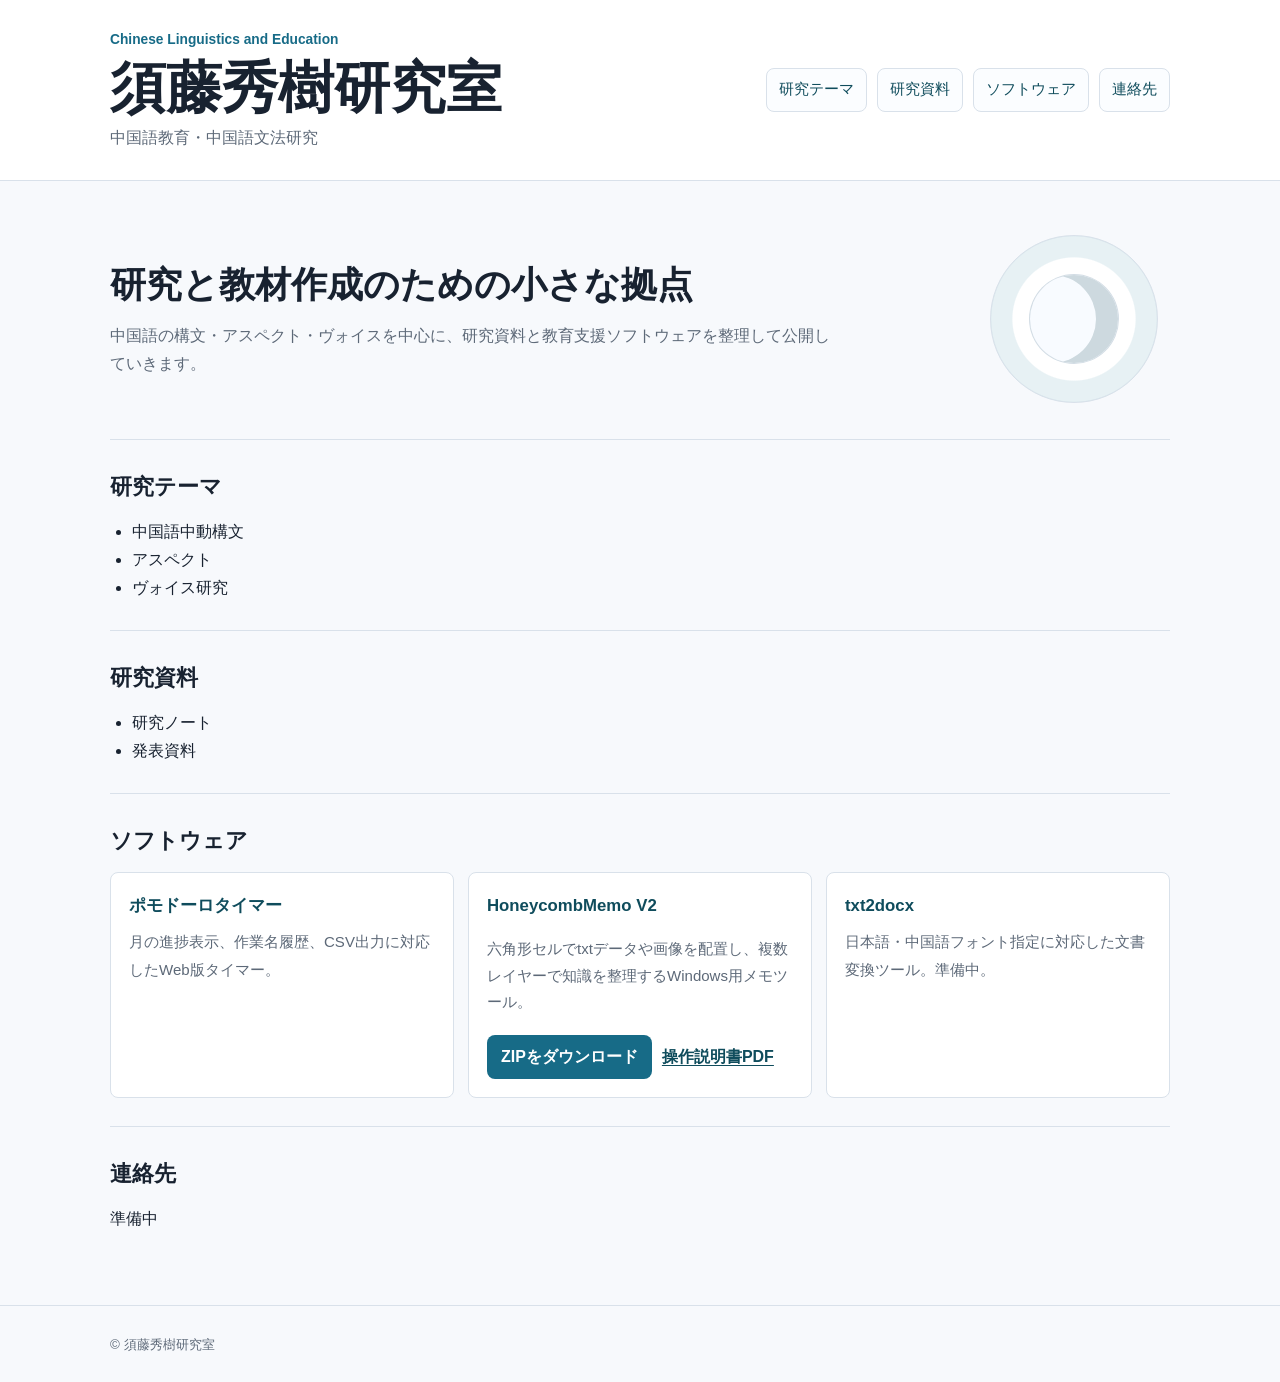
<file: index.html>
<!DOCTYPE html>
<html lang="ja">
<head>
  <meta charset="UTF-8">
  <meta name="viewport" content="width=device-width, initial-scale=1.0">
  <title>須藤秀樹研究室</title>
  <link rel="stylesheet" href="style.css">
</head>
<body>
  <header class="site-header">
    <div class="wrap header-inner">
      <div>
        <p class="eyebrow">Chinese Linguistics and Education</p>
        <h1>須藤秀樹研究室</h1>
        <p class="lead">中国語教育・中国語文法研究</p>
      </div>
      <nav class="site-nav" aria-label="主要メニュー">
        <a href="#research">研究テーマ</a>
        <a href="#materials">研究資料</a>
        <a href="#software">ソフトウェア</a>
        <a href="#contact">連絡先</a>
      </nav>
    </div>
  </header>

  <main>
    <section class="intro wrap" aria-label="概要">
      <div class="intro-text">
        <h2>研究と教材作成のための小さな拠点</h2>
        <p>
          中国語の構文・アスペクト・ヴォイスを中心に、研究資料と教育支援ソフトウェアを整理して公開していきます。
        </p>
      </div>
      <div class="moon-mark" aria-hidden="true">
        <span></span>
      </div>
    </section>

    <section id="research" class="wrap section">
      <h2>研究テーマ</h2>
      <ul class="link-list">
        <li>中国語中動構文</li>
        <li>アスペクト</li>
        <li>ヴォイス研究</li>
      </ul>
    </section>

    <section id="materials" class="wrap section">
      <h2>研究資料</h2>
      <ul class="link-list">
        <li>研究ノート</li>
        <li>発表資料</li>
      </ul>
    </section>

    <section id="software" class="wrap section">
      <h2>ソフトウェア</h2>
      <div class="software-grid">
        <a class="software-card" href="pomodoro/">
          <strong>ポモドーロタイマー</strong>
          <span>月の進捗表示、作業名履歴、CSV出力に対応したWeb版タイマー。</span>
        </a>

        <article class="software-card software-download-card">
          <strong>HoneycombMemo V2</strong>
          <span>六角形セルでtxtデータや画像を配置し、複数レイヤーで知識を整理するWindows用メモツール。</span>
          <div class="download-actions">
            <a class="download-button" href="https://github.com/SudoHideki/SudoHideki.github.io/releases/download/v2.0.0/HoneycombMemo_V2.zip" download>ZIPをダウンロード</a>
            <a class="text-link" href="downloads/HoneycombMemo_V2_操作説明書.pdf" download>操作説明書PDF</a>
          </div>
        </article>

        <article class="software-card">
          <strong>txt2docx</strong>
          <span>日本語・中国語フォント指定に対応した文書変換ツール。準備中。</span>
        </article>
      </div>
    </section>

    <section id="contact" class="wrap section">
      <h2>連絡先</h2>
      <p>準備中</p>
    </section>
  </main>

  <footer class="site-footer">
    <div class="wrap">
      <small>&copy; 須藤秀樹研究室</small>
    </div>
  </footer>
</body>
</html>
</file>
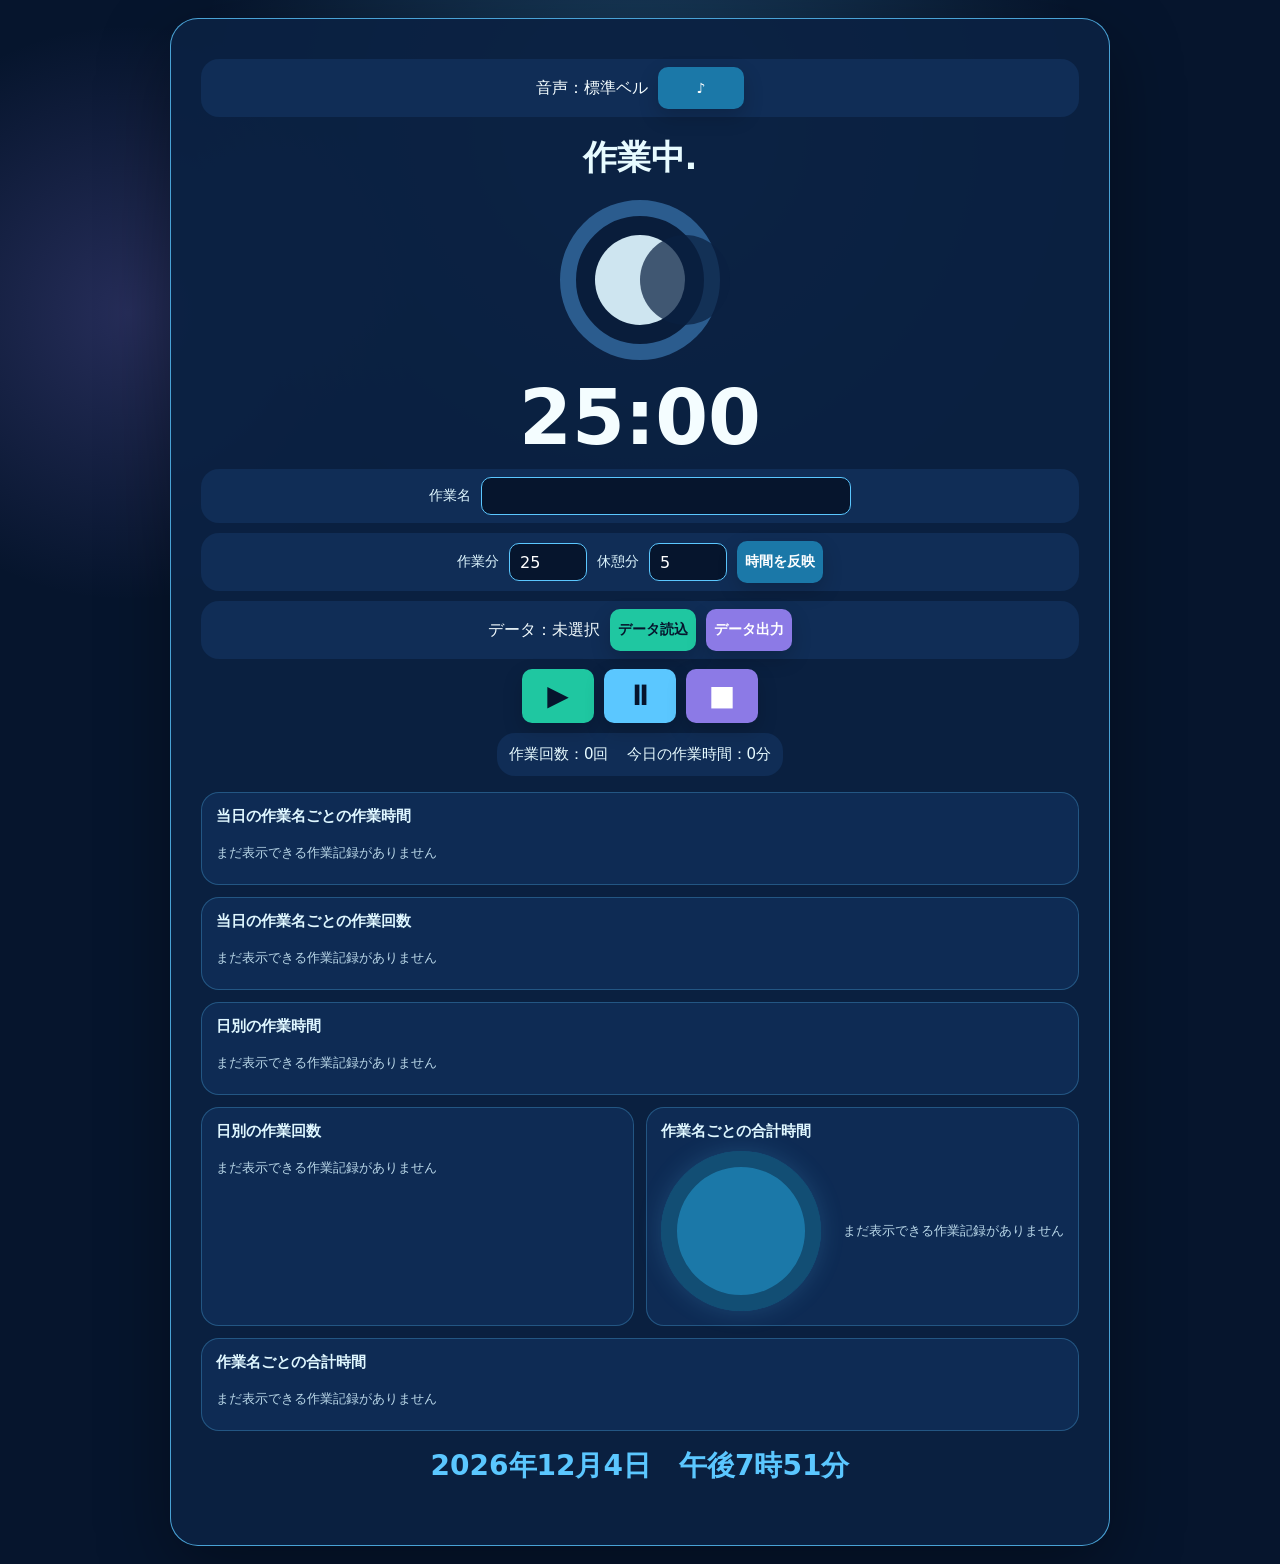
<file: pomodoro/index.html>
<!DOCTYPE html>
<html lang="ja">
<head>
  <meta charset="UTF-8">
  <meta name="viewport" content="width=device-width, initial-scale=1.0">
  <title>ポモドーロタイマー</title>
  <style>
    :root {
      color-scheme: dark;
      --bg: #06152d;
      --panel: #0b2142;
      --panel-2: #102d56;
      --line: #5bc7ff;
      --text: #f4fdff;
      --muted: #b9d7e8;
      --accent: #1fc7a1;
      --blue: #5bc7ff;
      --purple: #8c7ae6;
      --danger: #ff6b8a;
      --shadow: rgba(0, 0, 0, 0.35);
    }

    * {
      box-sizing: border-box;
    }

    body {
      margin: 0;
      min-height: 100vh;
      background:
        radial-gradient(circle at 50% 8%, rgba(91, 199, 255, 0.24), transparent 28rem),
        radial-gradient(circle at 10% 20%, rgba(140, 122, 230, 0.24), transparent 18rem),
        var(--bg);
      color: var(--text);
      font-family: "Meiryo", "Yu Gothic", system-ui, sans-serif;
      display: grid;
      place-items: center;
      padding: 18px;
    }

    .app {
      width: min(940px, 100%);
      background: rgba(11, 33, 66, 0.94);
      border: 1px solid rgba(91, 199, 255, 0.78);
      border-radius: 28px;
      box-shadow: 0 22px 70px var(--shadow);
      padding: clamp(18px, 4vw, 30px);
    }

    .row {
      display: flex;
      justify-content: center;
      align-items: center;
      flex-wrap: wrap;
      gap: 10px;
      margin: 10px 0;
    }

    .panel {
      background: var(--panel-2);
      border-radius: 18px;
      padding: 8px 10px;
    }

    label {
      color: #dff7ff;
      font-size: 14px;
    }

    input,
    select {
      height: 38px;
      border: 1px solid var(--line);
      border-radius: 10px;
      background: #06152d;
      color: #fff;
      font: inherit;
      padding: 0 10px;
    }

    input[type="number"] {
      width: 78px;
    }

    input[list] {
      width: min(370px, 80vw);
    }

    button {
      min-width: 86px;
      height: 42px;
      border: 0;
      border-radius: 10px;
      background: #1b78a8;
      color: #fff;
      font: 700 14px "Meiryo", "Yu Gothic", system-ui, sans-serif;
      cursor: pointer;
      box-shadow: 0 8px 20px rgba(0, 0, 0, 0.18);
    }

    button:hover {
      filter: brightness(1.13);
    }

    .icon-button {
      min-width: 72px;
      height: 54px;
      font-size: 28px;
      line-height: 1;
    }

    .start {
      background: var(--accent);
      color: #06152d;
    }

    .pause {
      background: var(--blue);
      color: #06152d;
    }

    .reset {
      background: var(--purple);
    }

    .export {
      background: var(--purple);
    }

    .mode {
      min-height: 46px;
      margin: 18px 0 4px;
      text-align: center;
      font-size: clamp(26px, 6vw, 34px);
      font-weight: 700;
    }

    .moon-wrap {
      display: grid;
      place-items: center;
      margin: 2px 0;
    }

    svg {
      width: 190px;
      max-width: 48vw;
      height: auto;
      overflow: visible;
    }

    .time {
      text-align: center;
      font-size: clamp(54px, 14vw, 76px);
      font-weight: 800;
      line-height: 1.08;
      margin: 2px 0;
      letter-spacing: 0;
    }

    .info {
      display: flex;
      justify-content: center;
      flex-wrap: wrap;
      gap: 18px;
      background: var(--panel-2);
      border-radius: 18px;
      padding: 12px;
      margin: 10px auto;
      width: fit-content;
      max-width: 100%;
    }

    .info span {
      color: #e7fbff;
      font-size: 15px;
      white-space: nowrap;
    }

    .datetime {
      text-align: center;
      color: var(--blue);
      font-size: clamp(20px, 5vw, 28px);
      font-weight: 700;
      margin-top: 16px;
    }

    .status {
      min-height: 22px;
      color: var(--muted);
      text-align: center;
      font-size: 13px;
      margin-top: 8px;
    }

    .charts {
      margin-top: 16px;
      display: grid;
      grid-template-columns: repeat(2, minmax(0, 1fr));
      gap: 12px;
    }

    .chart-card {
      background: rgba(16, 45, 86, 0.92);
      border: 1px solid rgba(91, 199, 255, 0.28);
      border-radius: 18px;
      padding: 14px;
      min-width: 0;
    }

    .chart-card.wide {
      grid-column: 1 / -1;
    }

    .chart-title {
      margin: 0 0 10px;
      color: #dff7ff;
      font-size: 15px;
      font-weight: 700;
    }

    .bar-chart {
      display: grid;
      gap: 9px;
    }

    .bar-row {
      display: grid;
      grid-template-columns: minmax(84px, 130px) 1fr auto;
      gap: 8px;
      align-items: center;
      color: #eefbff;
      font-size: 12px;
    }

    .bar-label {
      overflow: hidden;
      text-overflow: ellipsis;
      white-space: nowrap;
    }

    .bar-track {
      height: 14px;
      border-radius: 999px;
      background: rgba(6, 21, 45, 0.88);
      overflow: hidden;
    }

    .bar-fill {
      height: 100%;
      min-width: 2px;
      border-radius: inherit;
      background: linear-gradient(90deg, #1fc7a1, #5bc7ff);
    }

    .bar-value {
      color: var(--muted);
      white-space: nowrap;
    }

    .pie-layout {
      display: grid;
      grid-template-columns: 170px 1fr;
      gap: 12px;
      align-items: center;
    }

    .pie-chart {
      width: 160px;
      height: 160px;
      border-radius: 50%;
      background: #1b78a8;
      box-shadow: inset 0 0 0 16px rgba(6, 21, 45, 0.42), 0 0 24px rgba(91, 199, 255, 0.18);
    }

    .legend {
      display: grid;
      gap: 8px;
      font-size: 12px;
    }

    .legend-item {
      display: grid;
      grid-template-columns: 12px 1fr auto;
      gap: 8px;
      align-items: center;
      color: #eefbff;
      min-width: 0;
    }

    .swatch {
      width: 12px;
      height: 12px;
      border-radius: 3px;
    }

    .empty-chart {
      color: var(--muted);
      font-size: 13px;
      padding: 8px 0;
    }

    .hidden {
      display: none;
    }

    @media (max-width: 620px) {
      .app {
        border-radius: 20px;
      }

      .panel {
        width: 100%;
      }

      button {
        min-width: 76px;
      }

      .charts {
        grid-template-columns: 1fr;
      }

      .pie-layout {
        grid-template-columns: 1fr;
        justify-items: center;
      }

      .bar-row {
        grid-template-columns: minmax(72px, 100px) 1fr auto;
      }
    }
  </style>
</head>
<body>
  <main class="app">
    <div class="row panel">
      <span id="soundLabel">音声：標準ベル</span>
      <button id="soundButton" type="button">♪</button>
      <input id="soundFileInput" class="hidden" type="file">
    </div>

    <div id="modeLabel" class="mode">作業中</div>

    <div class="moon-wrap" aria-hidden="true">
      <svg viewBox="0 0 190 190">
        <defs>
          <filter id="glow">
            <feGaussianBlur stdDeviation="4" result="blur">
            </feGaussianBlur>
            <feMerge>
              <feMergeNode in="blur"></feMergeNode>
              <feMergeNode in="SourceGraphic"></feMergeNode>
            </feMerge>
          </filter>
        </defs>
        <circle cx="95" cy="95" r="72" fill="#091d3b" stroke="#2b5c8e" stroke-width="16"></circle>
        <circle id="moonTrack" cx="95" cy="95" r="72" fill="none" stroke="#8c7ae6" stroke-width="16" stroke-linecap="round" filter="url(#glow)" transform="rotate(-90 95 95)"></circle>
        <circle cx="95" cy="95" r="45" fill="#dff7ff" opacity="0.92"></circle>
        <circle id="moonShade" cx="112" cy="95" r="45" fill="#0b2142" opacity="0.72"></circle>
      </svg>
    </div>

    <div id="timeLabel" class="time">25:00</div>

    <div class="row panel">
      <label for="taskName">作業名</label>
      <input id="taskName" list="taskNameList" autocomplete="off">
      <datalist id="taskNameList"></datalist>
    </div>

    <div class="row panel">
      <label for="workMinutes">作業分</label>
      <input id="workMinutes" type="number" min="1" step="1">
      <label for="breakMinutes">休憩分</label>
      <input id="breakMinutes" type="number" min="1" step="1">
      <button id="applyButton" type="button">時間を反映</button>
    </div>

    <div class="row panel">
      <span id="dataFileLabel">データ：未選択</span>
      <button id="importDataButton" class="start" type="button">データ読込</button>
      <button id="exportDataButton" class="export" type="button">データ出力</button>
      <input id="dataFileInput" class="hidden" type="file" accept=".csv,text/csv">
    </div>

    <div class="row">
      <button id="startButton" class="icon-button start" type="button" aria-label="開始">▶</button>
      <button id="pauseButton" class="icon-button pause" type="button" aria-label="一時停止">⏸</button>
      <button id="resetButton" class="icon-button reset" type="button" aria-label="記録してリセット">■</button>
    </div>

    <div class="info">
      <span id="countLabel">作業回数：0回</span>
      <span id="totalLabel">今日の作業時間：0分</span>
    </div>

    <section class="charts" aria-label="作業記録グラフ">
      <div class="chart-card wide">
        <h2 class="chart-title">当日の作業名ごとの作業時間</h2>
        <div id="dailyTaskTimeChart" class="bar-chart"></div>
      </div>

      <div class="chart-card wide">
        <h2 class="chart-title">当日の作業名ごとの作業回数</h2>
        <div id="dailyTaskCountChart" class="bar-chart"></div>
      </div>

      <div class="chart-card wide">
        <h2 class="chart-title">日別の作業時間</h2>
        <div id="dailyTimeChart" class="bar-chart"></div>
      </div>

      <div class="chart-card">
        <h2 class="chart-title">日別の作業回数</h2>
        <div id="dailyCountChart" class="bar-chart"></div>
      </div>

      <div class="chart-card">
        <h2 class="chart-title">作業名ごとの合計時間</h2>
        <div class="pie-layout">
          <div id="taskPieChart" class="pie-chart"></div>
          <div id="taskPieLegend" class="legend"></div>
        </div>
      </div>

      <div class="chart-card wide">
        <h2 class="chart-title">作業名ごとの合計時間</h2>
        <div id="taskBarChart" class="bar-chart"></div>
      </div>
    </section>

    <div id="dateTimeLabel" class="datetime"></div>
    <div id="statusLabel" class="status"></div>
  </main>

  <script>
    const STORAGE_KEY = "pomodoroTimerV204Data";
    const FIELDNAMES = [
      "record_type",
      "key",
      "value",
      "date",
      "task_name",
      "start_time",
      "end_time",
      "work_count",
      "total_minutes",
      "total_seconds",
      "work_minutes",
      "work_seconds",
      "updated_at"
    ];

    const state = loadState();
    let mode = "work";
    let totalSeconds = state.settings.work_minutes * 60;
    let remainingSeconds = totalSeconds;
    let running = false;
    let lastTick = 0;
    let currentWorkStartTime = null;
    let selectedDataFile = null;
    let selectedSoundUrl = null;
    let animationCount = 0;

    const audio = new Audio();
    const els = {
      soundLabel: document.getElementById("soundLabel"),
      soundButton: document.getElementById("soundButton"),
      soundFileInput: document.getElementById("soundFileInput"),
      modeLabel: document.getElementById("modeLabel"),
      moonTrack: document.getElementById("moonTrack"),
      moonShade: document.getElementById("moonShade"),
      timeLabel: document.getElementById("timeLabel"),
      taskName: document.getElementById("taskName"),
      taskNameList: document.getElementById("taskNameList"),
      workMinutes: document.getElementById("workMinutes"),
      breakMinutes: document.getElementById("breakMinutes"),
      applyButton: document.getElementById("applyButton"),
      dataFileLabel: document.getElementById("dataFileLabel"),
      importDataButton: document.getElementById("importDataButton"),
      exportDataButton: document.getElementById("exportDataButton"),
      dataFileInput: document.getElementById("dataFileInput"),
      startButton: document.getElementById("startButton"),
      pauseButton: document.getElementById("pauseButton"),
      resetButton: document.getElementById("resetButton"),
      countLabel: document.getElementById("countLabel"),
      totalLabel: document.getElementById("totalLabel"),
      dailyTimeChart: document.getElementById("dailyTimeChart"),
      dailyCountChart: document.getElementById("dailyCountChart"),
      taskPieChart: document.getElementById("taskPieChart"),
      taskPieLegend: document.getElementById("taskPieLegend"),
      taskBarChart: document.getElementById("taskBarChart"),
      dailyTaskTimeChart: document.getElementById("dailyTaskTimeChart"),
      dailyTaskCountChart: document.getElementById("dailyTaskCountChart"),
      dateTimeLabel: document.getElementById("dateTimeLabel"),
      statusLabel: document.getElementById("statusLabel")
    };

    function loadState() {
      const defaults = {
        settings: {
          work_minutes: 25,
          break_minutes: 5,
          last_task_name: ""
        },
        taskNames: [],
        daily: {},
        details: []
      };

      try {
        const saved = JSON.parse(localStorage.getItem(STORAGE_KEY));
        if (!saved) return defaults;
        return {
          settings: { ...defaults.settings, ...(saved.settings || {}) },
          taskNames: Array.isArray(saved.taskNames) ? saved.taskNames : [],
          daily: saved.daily || {},
          details: Array.isArray(saved.details) ? saved.details : []
        };
      } catch {
        return defaults;
      }
    }

    function saveState() {
      localStorage.setItem(STORAGE_KEY, JSON.stringify(state));
    }

    function todayKey() {
      return formatDate(new Date());
    }

    function pad(value) {
      return String(value).padStart(2, "0");
    }

    function formatDate(date) {
      return `${date.getFullYear()}-${pad(date.getMonth() + 1)}-${pad(date.getDate())}`;
    }

    function formatDateTime(date) {
      return `${formatDate(date)} ${pad(date.getHours())}:${pad(date.getMinutes())}:${pad(date.getSeconds())}`;
    }

    function formatTimer(seconds) {
      const minutes = Math.floor(seconds / 60);
      const secs = seconds % 60;
      return `${pad(minutes)}:${pad(secs)}`;
    }

    function updateDisplay() {
      els.timeLabel.textContent = formatTimer(remainingSeconds);

      const daily = state.daily[todayKey()] || {
        work_count: 0,
        total_seconds: 0
      };
      els.countLabel.textContent = `作業回数：${Number(daily.work_count || 0)}回`;
      els.totalLabel.textContent = `今日の作業時間：${Math.floor(Number(daily.total_seconds || 0) / 60)}分`;

      const progress = totalSeconds > 0 ? (totalSeconds - remainingSeconds) / totalSeconds : 0;
      const circumference = 2 * Math.PI * 72;
      els.moonTrack.style.strokeDasharray = `${circumference}`;
      els.moonTrack.style.strokeDashoffset = `${circumference * (1 - progress)}`;
      els.moonTrack.style.stroke = mode === "work" ? "#8c7ae6" : "#1fc7a1";
      els.moonShade.setAttribute("cx", String(140 - progress * 90));
    }

    function updateTaskList() {
      els.taskNameList.innerHTML = "";
      for (const name of state.taskNames) {
        const option = document.createElement("option");
        option.value = name;
        els.taskNameList.appendChild(option);
      }
    }

    function rememberTaskName(taskName) {
      const name = taskName.trim();
      if (!name) return;
      state.taskNames = [name, ...state.taskNames.filter((item) => item !== name)].slice(0, 30);
      state.settings.last_task_name = name;
      updateTaskList();
      saveState();
    }

    function applyMinutes() {
      const work = Math.max(1, Number.parseInt(els.workMinutes.value, 10) || 25);
      const rest = Math.max(1, Number.parseInt(els.breakMinutes.value, 10) || 5);
      state.settings.work_minutes = work;
      state.settings.break_minutes = rest;
      saveState();
      if (!running) resetWithoutRecording();
      setStatus("時間を反映しました");
    }

    function startTimer() {
      stopSound();
      if (running) return;

      if (mode === "work" && currentWorkStartTime === null) {
        currentWorkStartTime = new Date();
      }

      rememberTaskName(els.taskName.value);
      running = true;
      lastTick = Date.now();
      setStatus("");
      tick();
    }

    function pauseTimer() {
      stopSound();
      running = false;
    }

    function resetTimer() {
      stopSound();
      if (mode === "work") {
        const workedSeconds = totalSeconds - remainingSeconds;
        if (workedSeconds > 0) recordWorkSession(workedSeconds);
      }
      running = false;
      currentWorkStartTime = null;
      mode = "work";
      totalSeconds = state.settings.work_minutes * 60;
      remainingSeconds = totalSeconds;
      updateDisplay();
      setStatus("作業時間を記録して初期値に戻しました");
    }

    function resetWithoutRecording() {
      running = false;
      currentWorkStartTime = null;
      mode = "work";
      totalSeconds = state.settings.work_minutes * 60;
      remainingSeconds = totalSeconds;
      updateDisplay();
    }

    function tick() {
      if (!running) return;

      const now = Date.now();
      const elapsed = Math.floor((now - lastTick) / 1000);
      if (elapsed >= 1) {
        remainingSeconds -= elapsed;
        lastTick = now;

        if (remainingSeconds <= 0) {
          remainingSeconds = 0;
          running = false;
          updateDisplay();
          playSound();
          switchMode();
          return;
        }

        updateDisplay();
      }

      window.setTimeout(tick, 200);
    }

    function switchMode() {
      if (mode === "work") {
        recordWorkSession(state.settings.work_minutes * 60);
        mode = "break";
        totalSeconds = state.settings.break_minutes * 60;
      } else {
        mode = "work";
        totalSeconds = state.settings.work_minutes * 60;
      }
      remainingSeconds = totalSeconds;
      updateDisplay();
    }

    function recordWorkSession(workedSeconds) {
      const end = new Date();
      const start = currentWorkStartTime || end;
      const date = formatDate(end);
      const taskName = els.taskName.value.trim();
      rememberTaskName(taskName);

      const current = state.daily[date] || {
        date,
        work_count: 0,
        total_minutes: 0,
        total_seconds: 0,
        updated_at: ""
      };

      current.work_count = Number(current.work_count || 0) + 1;
      current.total_seconds = Number(current.total_seconds || 0) + workedSeconds;
      current.total_minutes = Math.floor(current.total_seconds / 60);
      current.updated_at = formatDateTime(end);
      state.daily[date] = current;

      state.details.push({
        date,
        task_name: taskName,
        start_time: formatDateTime(start),
        end_time: formatDateTime(end),
        work_minutes: Math.floor(workedSeconds / 60),
        work_seconds: workedSeconds
      });

      currentWorkStartTime = null;
      saveState();
      updateDisplay();
      renderCharts();
    }

    function handleSoundButton() {
      if (!selectedSoundUrl) {
        els.soundFileInput.click();
      } else if (audio.paused) {
        playSound();
      } else {
        stopSound();
      }
    }

    function playSound() {
      if (!selectedSoundUrl) {
        window.navigator.vibrate?.(180);
        return;
      }
      audio.currentTime = 0;
      audio.play().catch(() => setStatus("音声を再生できませんでした"));
    }

    function stopSound() {
      audio.pause();
      audio.currentTime = 0;
    }

    function chooseDataFile() {
      els.dataFileInput.value = "";
      els.dataFileInput.click();
    }

    function importSelectedData() {
      if (!selectedDataFile) {
        chooseDataFile();
        return;
      }

      selectedDataFile.text().then((text) => {
        const rows = parseCsv(text);
        if (!rows.some((row) => row.record_type)) {
          setStatus("Web版・Windows版共通のCSVを選んでください");
          return;
        }
        applyImportedRows(rows);
        resetWithoutRecording();
        setStatus(`読み込み完了：${selectedDataFile.name}`);
      }).catch(() => setStatus("CSVを読み込めませんでした"));
    }

    function applyImportedRows(rows) {
      const settings = {};
      const importedTaskNames = [];
      const importedDaily = {};
      const importedDetails = [];

      for (const row of rows) {
        if (row.record_type === "setting") {
          settings[row.key] = row.value || "";
        } else if (row.record_type === "task_name") {
          const name = (row.value || row.key || "").trim();
          if (name) importedTaskNames.push(name);
        } else if (row.record_type === "daily" && row.date) {
          importedDaily[row.date] = {
            date: row.date,
            work_count: Number(row.work_count || 0),
            total_minutes: Number(row.total_minutes || 0),
            total_seconds: Number(row.total_seconds || 0),
            updated_at: row.updated_at || ""
          };
        } else if (row.record_type === "detail" && row.date) {
          importedDetails.push({
            date: row.date || "",
            task_name: row.task_name || "",
            start_time: row.start_time || "",
            end_time: row.end_time || "",
            work_minutes: Number(row.work_minutes || 0),
            work_seconds: Number(row.work_seconds || 0)
          });
        }
      }

      if (settings.work_minutes) state.settings.work_minutes = Math.max(1, Number.parseInt(settings.work_minutes, 10) || 25);
      if (settings.break_minutes) state.settings.break_minutes = Math.max(1, Number.parseInt(settings.break_minutes, 10) || 5);
      if (settings.last_task_name) state.settings.last_task_name = settings.last_task_name;

      for (const [date, row] of Object.entries(importedDaily)) {
        state.daily[date] = row;
      }

      const seenDetails = new Set(state.details.map(detailKey));
      for (const detail of importedDetails) {
        const key = detailKey(detail);
        if (!seenDetails.has(key)) {
          state.details.push(detail);
          seenDetails.add(key);
        }
      }

      const names = [state.settings.last_task_name, ...importedTaskNames, ...state.taskNames];
      const seenNames = new Set();
      state.taskNames = names.filter((name) => {
        const clean = (name || "").trim();
        if (!clean || seenNames.has(clean)) return false;
        seenNames.add(clean);
        return true;
      }).slice(0, 30);

      hydrateControls();
      saveState();
      renderCharts();
    }

    function detailKey(detail) {
      return [
        detail.date,
        detail.task_name,
        detail.start_time,
        detail.end_time,
        detail.work_minutes,
        detail.work_seconds
      ].join("\u0001");
    }

    function exportData() {
      const csv = makeUnifiedCsv();
      const blob = new Blob(["\ufeff" + csv], { type: "text/csv;charset=utf-8" });
      const url = URL.createObjectURL(blob);
      const link = document.createElement("a");
      link.href = url;
      link.download = "pomodoro_data.csv";
      document.body.appendChild(link);
      link.click();
      link.remove();
      URL.revokeObjectURL(url);
      setStatus("pomodoro_data.csv を出力しました");
    }

    function makeUnifiedCsv() {
      const rows = [
        {
          record_type: "setting",
          key: "work_minutes",
          value: state.settings.work_minutes
        },
        {
          record_type: "setting",
          key: "break_minutes",
          value: state.settings.break_minutes
        },
        {
          record_type: "setting",
          key: "last_task_name",
          value: els.taskName.value.trim() || state.settings.last_task_name
        }
      ];

      for (const name of state.taskNames) {
        rows.push({
          record_type: "task_name",
          key: name,
          value: name
        });
      }

      for (const date of Object.keys(state.daily).sort()) {
        const row = state.daily[date];
        rows.push({
          record_type: "daily",
          date,
          work_count: row.work_count || 0,
          total_minutes: row.total_minutes || 0,
          total_seconds: row.total_seconds || 0,
          updated_at: row.updated_at || ""
        });
      }

      for (const row of state.details) {
        rows.push({
          record_type: "detail",
          date: row.date || "",
          task_name: row.task_name || "",
          start_time: row.start_time || "",
          end_time: row.end_time || "",
          work_minutes: row.work_minutes || 0,
          work_seconds: row.work_seconds || 0
        });
      }

      return [
        FIELDNAMES.join(","),
        ...rows.map((row) => FIELDNAMES.map((field) => csvCell(row[field] ?? "")).join(","))
      ].join("\r\n");
    }

    function csvCell(value) {
      const text = String(value);
      if (/[",\\r\\n]/.test(text)) {
        return `"${text.replaceAll('"', '""')}"`;
      }
      return text;
    }

    function parseCsv(text) {
      const rows = [];
      let row = [];
      let cell = "";
      let quoted = false;

      for (let i = 0; i < text.length; i += 1) {
        const char = text[i];
        const next = text[i + 1];

        if (char === '"' && quoted && next === '"') {
          cell += '"';
          i += 1;
        } else if (char === '"') {
          quoted = !quoted;
        } else if (char === "," && !quoted) {
          row.push(cell);
          cell = "";
        } else if ((char === "\n" || char === "\r") && !quoted) {
          if (char === "\r" && next === "\n") i += 1;
          row.push(cell);
          if (row.some((value) => value !== "")) rows.push(row);
          row = [];
          cell = "";
        } else {
          cell += char;
        }
      }

      row.push(cell);
      if (row.some((value) => value !== "")) rows.push(row);
      if (rows.length === 0) return [];

      const headers = rows.shift().map((header) => header.replace(/^\ufeff/, ""));
      return rows.map((values) => Object.fromEntries(headers.map((header, index) => [header, values[index] || ""])));
    }

    function updateDateTime() {
      const now = new Date();
      const ampm = now.getHours() >= 12 ? "午後" : "午前";
      let hour = now.getHours() % 12;
      if (hour === 0) hour = 12;
      els.dateTimeLabel.textContent = `${now.getFullYear()}年${now.getMonth() + 1}月${now.getDate()}日　${ampm}${hour}時${pad(now.getMinutes())}分`;
    }

    function renderCharts() {
      renderDailyTimeChart();
      renderDailyCountChart();
      renderTaskCharts();
      renderDailyTaskCharts();
    }

    function renderDailyTimeChart() {
      const rows = Object.values(state.daily)
        .filter((row) => row.date)
        .sort((a, b) => a.date.localeCompare(b.date))
        .slice(-14)
        .map((row) => ({
          label: row.date.slice(5),
          value: Math.round(Number(row.total_seconds || 0) / 60)
        }));

      renderBarChart(els.dailyTimeChart, rows, "分");
    }

    function renderDailyCountChart() {
      const rows = Object.values(state.daily)
        .filter((row) => row.date)
        .sort((a, b) => a.date.localeCompare(b.date))
        .slice(-14)
        .map((row) => ({
          label: row.date.slice(5),
          value: Number(row.work_count || 0)
        }));

      renderBarChart(els.dailyCountChart, rows, "回");
    }

    function renderTaskCharts() {
      const taskTotals = new Map();

      for (const detail of state.details) {
        const name = (detail.task_name || "名称なし").trim() || "名称なし";
        const seconds = Number(detail.work_seconds || 0);
        taskTotals.set(name, (taskTotals.get(name) || 0) + seconds);
      }

      const rows = [...taskTotals.entries()]
        .map(([label, seconds]) => ({
          label,
          seconds,
          value: Math.round(seconds / 60)
        }))
        .filter((row) => row.seconds > 0)
        .sort((a, b) => b.seconds - a.seconds);

      renderBarChart(els.taskBarChart, rows, "分");
      renderPieChart(rows);
    }

    function renderDailyTaskCharts() {
      const today = todayKey();
      const totals = new Map();

      for (const detail of state.details) {
        const date = (detail.date || "").trim();
        const taskName = (detail.task_name || "名称なし").trim() || "名称なし";
        if (date !== today) continue;

        const current = totals.get(taskName) || {
          taskName,
          workCount: 0,
          totalSeconds: 0
        };

        current.workCount += 1;
        current.totalSeconds += Number(detail.work_seconds || 0);
        totals.set(taskName, current);
      }

      const rows = [...totals.values()]
        .sort((a, b) => b.totalSeconds - a.totalSeconds)
        .map((row) => {
          const shortName = row.taskName.length > 12 ? `${row.taskName.slice(0, 11)}…` : row.taskName;
          return {
            label: shortName,
            minutes: Math.round(row.totalSeconds / 60),
            count: row.workCount
          };
        });

      renderBarChart(
        els.dailyTaskTimeChart,
        rows.map((row) => ({ label: row.label, value: row.minutes })),
        "分"
      );
      renderBarChart(
        els.dailyTaskCountChart,
        rows.map((row) => ({ label: row.label, value: row.count })),
        "回"
      );
    }

    function renderBarChart(container, rows, unit) {
      container.innerHTML = "";

      if (!rows.length) {
        container.innerHTML = '<div class="empty-chart">まだ表示できる作業記録がありません</div>';
        return;
      }

      const max = Math.max(...rows.map((row) => row.value), 1);
      for (const row of rows) {
        const barRow = document.createElement("div");
        barRow.className = "bar-row";

        const label = document.createElement("div");
        label.className = "bar-label";
        label.title = row.label;
        label.textContent = row.label;

        const track = document.createElement("div");
        track.className = "bar-track";

        const fill = document.createElement("div");
        fill.className = "bar-fill";
        fill.style.width = `${Math.max(3, (row.value / max) * 100)}%`;
        track.appendChild(fill);

        const value = document.createElement("div");
        value.className = "bar-value";
        value.textContent = `${row.value}${unit}`;

        barRow.append(label, track, value);
        container.appendChild(barRow);
      }
    }

    function renderPieChart(rows) {
      const colors = ["#1fc7a1", "#5bc7ff", "#8c7ae6", "#ffcf5a", "#ff7aa8", "#76f0d2", "#b0a4ff"];
      els.taskPieLegend.innerHTML = "";

      if (!rows.length) {
        els.taskPieChart.style.background = "#1b78a8";
        els.taskPieLegend.innerHTML = '<div class="empty-chart">まだ表示できる作業記録がありません</div>';
        return;
      }

      const total = rows.reduce((sum, row) => sum + row.seconds, 0);
      let start = 0;
      const segments = rows.map((row, index) => {
        const end = start + (row.seconds / total) * 100;
        const segment = `${colors[index % colors.length]} ${start}% ${end}%`;
        start = end;
        return segment;
      });

      els.taskPieChart.style.background = `conic-gradient(${segments.join(", ")})`;

      rows.slice(0, 7).forEach((row, index) => {
        const item = document.createElement("div");
        item.className = "legend-item";

        const swatch = document.createElement("span");
        swatch.className = "swatch";
        swatch.style.backgroundColor = colors[index % colors.length];

        const label = document.createElement("span");
        label.className = "bar-label";
        label.title = row.label;
        label.textContent = row.label;

        const value = document.createElement("span");
        value.className = "bar-value";
        value.textContent = `${row.value}分`;

        item.append(swatch, label, value);
        els.taskPieLegend.appendChild(item);
      });
    }

    function animateMode() {
      const dots = ".".repeat(animationCount % 4);
      els.modeLabel.textContent = `${mode === "work" ? "作業中" : "休憩中"}${dots}`;
      els.modeLabel.style.color = mode === "work" ? "#e7fbff" : "#76f0d2";
      animationCount += 1;
    }

    function setStatus(message) {
      els.statusLabel.textContent = message;
    }

    function hydrateControls() {
      els.workMinutes.value = state.settings.work_minutes;
      els.breakMinutes.value = state.settings.break_minutes;
      els.taskName.value = state.settings.last_task_name || "";
      updateTaskList();
      updateDisplay();
      renderCharts();
    }

    els.soundButton.addEventListener("click", handleSoundButton);
    els.soundFileInput.addEventListener("change", () => {
      const file = els.soundFileInput.files[0];
      if (!file) return;
      if (selectedSoundUrl) URL.revokeObjectURL(selectedSoundUrl);
      selectedSoundUrl = URL.createObjectURL(file);
      audio.src = selectedSoundUrl;
      els.soundLabel.textContent = `音声：${file.name}`;
    });

    els.applyButton.addEventListener("click", applyMinutes);
    els.importDataButton.addEventListener("click", chooseDataFile);
    els.exportDataButton.addEventListener("click", exportData);
    els.dataFileInput.addEventListener("change", () => {
      selectedDataFile = els.dataFileInput.files[0] || null;
      if (selectedDataFile) {
        els.dataFileLabel.textContent = `読み込み中：${selectedDataFile.name}`;
        importSelectedData();
      }
    });

    els.startButton.addEventListener("click", startTimer);
    els.pauseButton.addEventListener("click", pauseTimer);
    els.resetButton.addEventListener("click", resetTimer);
    els.taskName.addEventListener("change", () => {
      state.settings.last_task_name = els.taskName.value.trim();
      rememberTaskName(state.settings.last_task_name);
    });

    hydrateControls();
    updateDateTime();
    window.setInterval(updateDateTime, 1000);
    window.setInterval(animateMode, 500);
  </script>
</body>
</html>
</file>
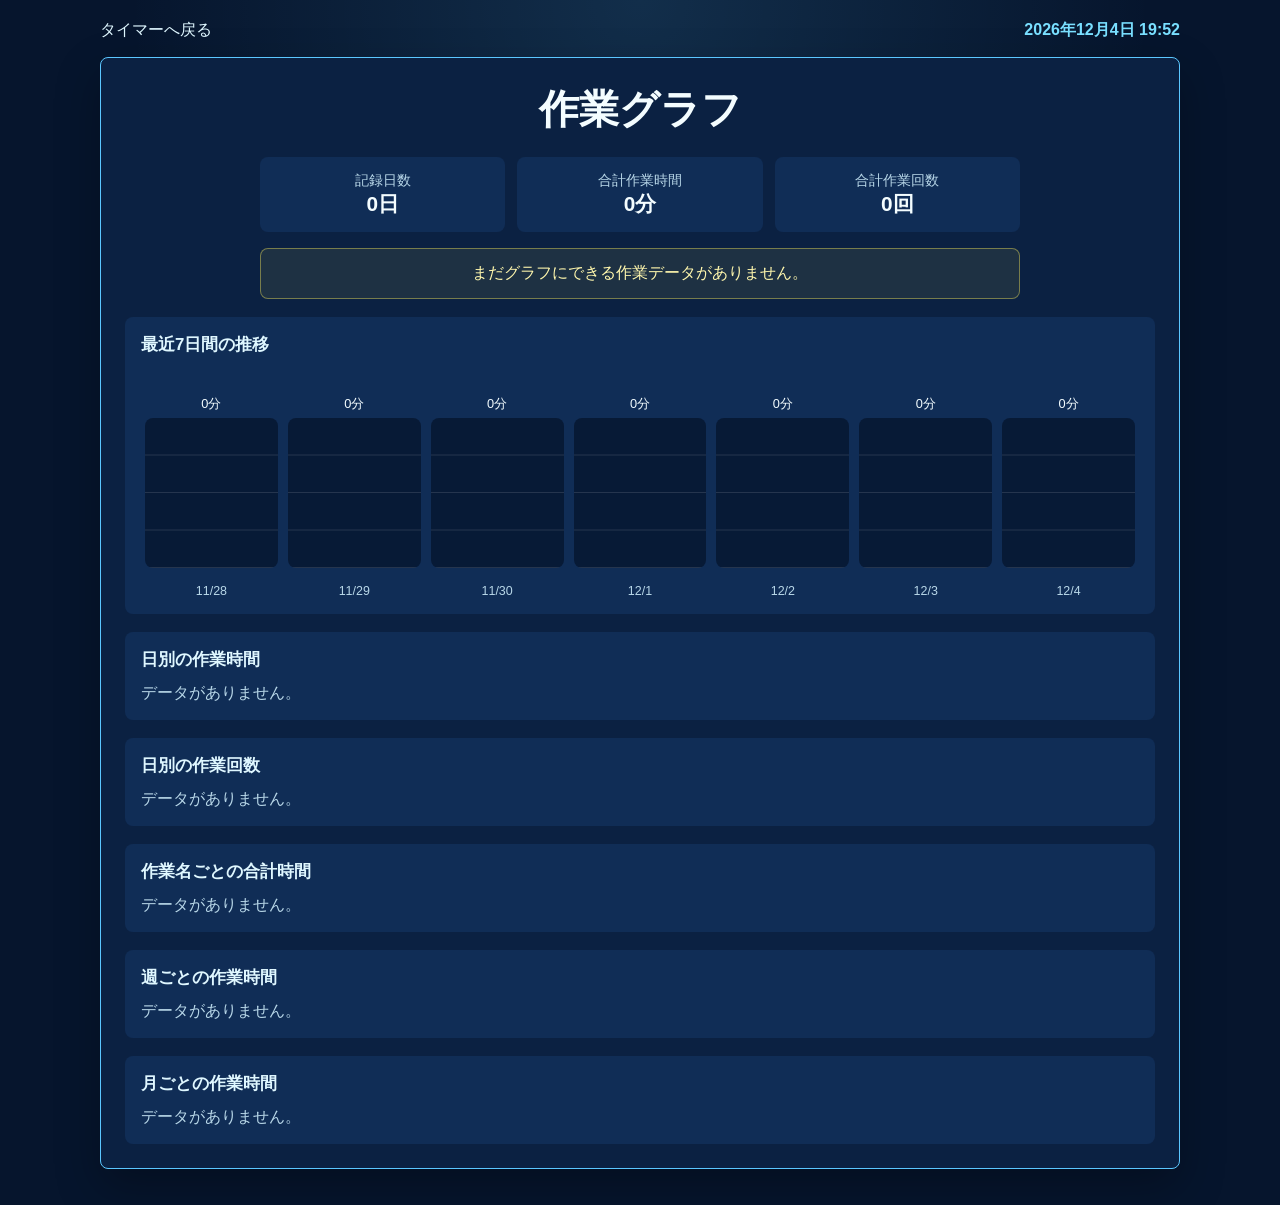
<file: pomodoro/stats.html>
<!DOCTYPE html>
<html lang="ja">
<head>
  <meta charset="UTF-8">
  <meta name="viewport" content="width=device-width, initial-scale=1.0">
  <title>作業グラフ | ポモドーロタイマー</title>
  <link rel="stylesheet" href="style.css">
</head>
<body>
  <main class="app-shell stats-shell">
    <header class="topbar">
      <a href="index.html" class="back-link">タイマーへ戻る</a>
      <time id="statsDateTime" class="date-time"></time>
    </header>

    <section class="timer-panel stats-panel" aria-label="作業グラフ">
      <div class="stats-heading">
        <p class="mode-label">作業グラフ</p>
        <div class="summary-grid">
          <div>
            <span>記録日数</span>
            <strong id="summaryDays">0日</strong>
          </div>
          <div>
            <span>合計作業時間</span>
            <strong id="summaryMinutes">0分</strong>
          </div>
          <div>
            <span>合計作業回数</span>
            <strong id="summaryCount">0回</strong>
          </div>
        </div>
      </div>

      <div id="emptyMessage" class="empty-message" hidden>
        まだグラフにできる作業データがありません。
      </div>

      <section class="chart-section">
        <h2>最近7日間の推移</h2>
        <div id="recent7Chart" class="bar-chart"></div>
      </section>

      <section class="chart-section">
        <h2>日別の作業時間</h2>
        <div id="dailyMinutesChart" class="bar-chart"></div>
      </section>

      <section class="chart-section">
        <h2>日別の作業回数</h2>
        <div id="dailyCountChart" class="bar-chart"></div>
      </section>

      <section class="chart-section">
        <h2>作業名ごとの合計時間</h2>
        <div id="taskChart" class="bar-chart horizontal"></div>
      </section>

      <section class="chart-section">
        <h2>週ごとの作業時間</h2>
        <div id="weeklyChart" class="bar-chart"></div>
      </section>

      <section class="chart-section">
        <h2>月ごとの作業時間</h2>
        <div id="monthlyChart" class="bar-chart"></div>
      </section>
    </section>
  </main>

  <script src="stats.js"></script>
</body>
</html>
</file>
<file: style.css>
:root {
  --bg: #f7f9fc;
  --ink: #182230;
  --muted: #5d6978;
  --line: #d9e1ea;
  --panel: #ffffff;
  --accent: #176b87;
  --accent-strong: #0f4c5c;
  --gold: #c48a2c;
}

* {
  box-sizing: border-box;
}

body {
  margin: 0;
  background: var(--bg);
  color: var(--ink);
  font-family: "Yu Gothic", "YuGothic", "Hiragino Sans", "Meiryo", sans-serif;
  line-height: 1.75;
}

a {
  color: inherit;
}

.wrap {
  width: min(1060px, calc(100% - 32px));
  margin: 0 auto;
}

.site-header {
  background: #ffffff;
  border-bottom: 1px solid var(--line);
}

.header-inner {
  display: flex;
  align-items: center;
  justify-content: space-between;
  gap: 24px;
  padding: 28px 0;
}

.eyebrow {
  margin: 0 0 4px;
  color: var(--accent);
  font-size: 0.86rem;
  font-weight: 700;
}

h1,
h2,
p {
  margin-top: 0;
}

h1 {
  margin-bottom: 4px;
  font-size: clamp(2rem, 5vw, 3.5rem);
  line-height: 1.15;
}

.lead {
  margin-bottom: 0;
  color: var(--muted);
}

.site-nav {
  display: flex;
  flex-wrap: wrap;
  gap: 10px;
  justify-content: flex-end;
}

.site-nav a {
  padding: 8px 12px;
  border: 1px solid var(--line);
  border-radius: 8px;
  background: #fbfdff;
  color: var(--accent-strong);
  font-size: 0.92rem;
  text-decoration: none;
}

.site-nav a:hover {
  border-color: var(--accent);
}

.intro {
  display: grid;
  grid-template-columns: minmax(0, 1fr) 180px;
  align-items: center;
  gap: 28px;
  padding: 54px 0 36px;
}

.intro h2 {
  margin-bottom: 12px;
  font-size: clamp(1.45rem, 3vw, 2.25rem);
  line-height: 1.35;
}

.intro p {
  max-width: 720px;
  margin-bottom: 0;
  color: var(--muted);
}

.moon-mark {
  width: 168px;
  height: 168px;
  display: grid;
  place-items: center;
  border: 1px solid var(--line);
  border-radius: 50%;
  background: radial-gradient(circle, #ffffff 0 52%, #e7f1f4 53% 70%, #d9e9ee 71%);
}

.moon-mark span {
  width: 88px;
  height: 88px;
  display: block;
  border-radius: 50%;
  background: #f8fbff;
  box-shadow: inset -22px 0 0 #cdd9df, 0 0 0 1px #d3dde5;
}

.section {
  padding: 28px 0;
  border-top: 1px solid var(--line);
}

.section h2 {
  margin-bottom: 12px;
  font-size: 1.35rem;
}

.link-list {
  margin: 0;
  padding-left: 1.4em;
}

.software-grid {
  display: grid;
  grid-template-columns: repeat(3, minmax(0, 1fr));
  gap: 14px;
}

.software-card {
  display: block;
  min-height: 132px;
  padding: 18px;
  border: 1px solid var(--line);
  border-radius: 8px;
  background: var(--panel);
  text-decoration: none;
}

.software-card strong {
  display: block;
  margin-bottom: 8px;
  color: var(--accent-strong);
  font-size: 1.05rem;
}

.software-card span {
  color: var(--muted);
  font-size: 0.94rem;
}

a.software-card:hover {
  border-color: var(--accent);
  box-shadow: 0 10px 26px rgba(23, 107, 135, 0.12);
}

.site-footer {
  margin-top: 28px;
  padding: 24px 0;
  border-top: 1px solid var(--line);
  color: var(--muted);
}

@media (max-width: 760px) {
  .header-inner,
  .intro {
    display: block;
  }

  .site-nav {
    justify-content: flex-start;
    margin-top: 18px;
  }

  .moon-mark {
    margin-top: 26px;
  }

  .software-grid {
    grid-template-columns: 1fr;
  }
}

.software-download-card {
  display: flex;
  flex-direction: column;
  gap: 8px;
}

.download-actions {
  display: flex;
  flex-wrap: wrap;
  align-items: center;
  gap: 10px;
  margin-top: auto;
  padding-top: 12px;
}

.download-button {
  display: inline-flex;
  align-items: center;
  justify-content: center;
  min-height: 38px;
  padding: 8px 14px;
  border-radius: 8px;
  background: var(--accent);
  color: #ffffff;
  font-weight: 700;
  text-decoration: none;
}

.download-button:hover {
  background: var(--accent-strong);
}

.text-link {
  color: var(--accent-strong);
  font-weight: 700;
  text-decoration: underline;
  text-underline-offset: 3px;
}
</file>
<file: pomodoro/style.css>
:root {
  --bg: #06152d;
  --panel: #0b2142;
  --panel-2: #102d56;
  --line: #5bc7ff;
  --ink: #f4fdff;
  --muted: #b8d7e8;
  --cyan: #35c8ff;
  --green: #1fc7a1;
  --yellow: #fff05a;
  --red: #ff4b5f;
  --violet: #8c7ae6;
}

* {
  box-sizing: border-box;
}

body {
  min-height: 100vh;
  margin: 0;
  background:
    radial-gradient(circle at 50% 0%, rgba(91, 199, 255, 0.14), transparent 32rem),
    var(--bg);
  color: var(--ink);
  font-family: "Yu Gothic", "YuGothic", "Hiragino Sans", "Meiryo", sans-serif;
}

button,
input {
  font: inherit;
}

button {
  border: 0;
  border-radius: 8px;
  cursor: pointer;
}

.app-shell {
  width: min(860px, calc(100% - 28px));
  margin: 0 auto;
  padding: 20px 0 36px;
}

.topbar {
  display: flex;
  align-items: center;
  justify-content: space-between;
  gap: 16px;
  margin-bottom: 16px;
}

.back-link {
  color: #dff7ff;
  text-decoration: none;
}

.top-actions {
  display: flex;
  align-items: center;
  justify-content: flex-end;
  gap: 12px;
  flex-wrap: wrap;
}

.nav-button {
  min-height: 38px;
  display: inline-flex;
  align-items: center;
  padding: 0 13px;
  border: 1px solid var(--line);
  border-radius: 8px;
  background: #102d56;
  color: #dff7ff;
  font-weight: 700;
  text-decoration: none;
}

.date-time {
  color: #79dfff;
  font-weight: 700;
}

.timer-panel {
  display: grid;
  justify-items: center;
  padding: 24px;
  border: 1px solid var(--line);
  border-radius: 8px;
  background: var(--panel);
  box-shadow: 0 18px 45px rgba(0, 0, 0, 0.28);
}

.mode-label {
  min-height: 48px;
  margin: 0 0 8px;
  font-size: clamp(1.8rem, 6vw, 2.5rem);
  font-weight: 800;
}

.moon-progress {
  --progress: 0deg;
  --track: #17365f;
  width: 190px;
  height: 190px;
  display: grid;
  place-items: center;
  border-radius: 50%;
  background:
    conic-gradient(from -90deg, var(--red) 0deg min(var(--progress), 180deg), var(--yellow) 180deg min(var(--progress), 270deg), var(--cyan) 270deg var(--progress), var(--track) 0),
    var(--track);
  box-shadow: 0 0 0 10px rgba(91, 199, 255, 0.08);
}

.moon-progress.break {
  background: conic-gradient(from -90deg, #76f0d2 0deg var(--progress), #164c45 0);
}

.moon-core {
  --phase: -34px;
  position: relative;
  width: 100px;
  height: 100px;
  border: 18px solid var(--panel);
  border-radius: 50%;
  background: #d6e7ec;
  box-shadow: inset 0 0 0 2px #f0fbff;
  overflow: hidden;
}

.moon-core::after {
  content: "";
  position: absolute;
  inset: 0;
  transform: translateX(var(--phase));
  border-radius: 50%;
  background: var(--panel-2);
}

.time-display {
  margin: 8px 0 12px;
  font-size: clamp(4rem, 16vw, 6rem);
  font-weight: 900;
  line-height: 1;
  font-variant-numeric: tabular-nums;
}

.task-row,
.settings-row,
.sound-row,
.export-row,
.stats,
.import-box {
  width: min(640px, 100%);
}

.task-row,
.settings-row,
.sound-row {
  display: flex;
  align-items: center;
  gap: 10px;
  margin: 7px 0;
  padding: 12px;
  border-radius: 8px;
  background: var(--panel-2);
}

.task-row label,
.sound-row label {
  flex: 0 0 auto;
  color: #dff7ff;
  font-weight: 700;
}

.task-row input[type="text"] {
  flex: 1;
  min-width: 0;
}

input[type="text"],
input[type="number"] {
  min-height: 40px;
  border: 1px solid var(--line);
  border-radius: 8px;
  background: var(--bg);
  color: #ffffff;
  padding: 8px 10px;
}

input[type="number"] {
  width: 74px;
}

input[type="file"] {
  min-width: 0;
  color: var(--muted);
}

.settings-row {
  justify-content: center;
  flex-wrap: wrap;
}

.settings-row label {
  display: inline-flex;
  align-items: center;
  gap: 8px;
  color: #dff7ff;
  font-weight: 700;
}

.settings-row button,
.sound-row button,
.export-row button,
.data-row button,
.import-actions button {
  min-height: 40px;
  padding: 0 14px;
  background: #1b78a8;
  color: #ffffff;
}

.controls {
  display: flex;
  justify-content: center;
  gap: 12px;
  margin: 12px 0;
}

.controls button {
  width: 72px;
  height: 54px;
  color: #06152d;
  background: var(--cyan);
  font-size: 1.8rem;
  font-weight: 800;
}

.controls .primary {
  background: var(--green);
}

#resetButton {
  background: var(--violet);
  color: #ffffff;
}

#workButton {
  background: #274c77;
  color: #ffffff;
}

.stats {
  display: grid;
  grid-template-columns: repeat(2, minmax(0, 1fr));
  gap: 12px;
  margin: 6px 0;
}

.stats div {
  padding: 14px;
  border-radius: 8px;
  background: var(--panel-2);
  text-align: center;
}

.stats span {
  display: block;
  color: var(--muted);
  font-size: 0.9rem;
}

.stats strong {
  display: block;
  font-size: 1.3rem;
}

.import-box {
  margin: 8px 0;
  padding: 12px;
  border-radius: 8px;
  background: var(--panel-2);
}

.data-row {
  display: flex;
  align-items: center;
  gap: 10px;
  flex-wrap: wrap;
}

.data-row label {
  color: #dff7ff;
  font-weight: 700;
}

.import-box summary {
  color: #dff7ff;
  cursor: pointer;
  font-weight: 700;
}

.import-grid {
  display: grid;
  grid-template-columns: repeat(2, minmax(0, 1fr));
  gap: 10px;
  margin-top: 12px;
}

.import-grid label {
  display: grid;
  gap: 5px;
  color: var(--muted);
  font-size: 0.88rem;
}

.import-actions {
  display: flex;
  align-items: center;
  flex-wrap: wrap;
  gap: 10px;
  margin-top: 12px;
}

#importStatus {
  color: #76f0d2;
  font-size: 0.9rem;
}

.export-row {
  display: flex;
  justify-content: center;
  gap: 10px;
  margin-top: 8px;
}

.stats-shell {
  width: min(1080px, calc(100% - 28px));
}

.stats-panel {
  align-items: stretch;
  justify-items: stretch;
}

.stats-heading {
  display: grid;
  gap: 12px;
  justify-items: center;
}

.summary-grid {
  width: min(760px, 100%);
  display: grid;
  grid-template-columns: repeat(3, minmax(0, 1fr));
  gap: 12px;
}

.summary-grid div {
  padding: 14px;
  border-radius: 8px;
  background: var(--panel-2);
  text-align: center;
}

.summary-grid span {
  display: block;
  color: var(--muted);
  font-size: 0.9rem;
}

.summary-grid strong {
  display: block;
  font-size: 1.3rem;
}

.empty-message {
  width: min(760px, 100%);
  margin: 16px auto 0;
  padding: 14px;
  border: 1px solid rgba(255, 240, 90, 0.4);
  border-radius: 8px;
  background: rgba(255, 240, 90, 0.08);
  color: #fff7ad;
  text-align: center;
}

.chart-section {
  margin-top: 18px;
  padding: 16px;
  border-radius: 8px;
  background: var(--panel-2);
}

.chart-section h2 {
  margin: 0 0 12px;
  color: #dff7ff;
  font-size: 1.05rem;
}

.bar-chart {
  display: grid;
  gap: 9px;
}

.vertical-chart {
  min-height: 230px;
  display: grid;
  grid-auto-flow: column;
  grid-auto-columns: minmax(54px, 1fr);
  align-items: end;
  gap: 10px;
  padding: 8px 4px 0;
  overflow-x: auto;
}

.vertical-item {
  min-width: 54px;
  display: grid;
  grid-template-rows: 34px 150px 24px;
  align-items: end;
  gap: 6px;
}

.vertical-value {
  color: #f4fdff;
  font-size: 0.8rem;
  font-variant-numeric: tabular-nums;
  line-height: 1.15;
  text-align: center;
}

.vertical-track {
  height: 150px;
  display: flex;
  align-items: flex-end;
  border-radius: 8px;
  background:
    linear-gradient(to top, rgba(255, 255, 255, 0.12) 1px, transparent 1px) 0 0 / 100% 25%,
    rgba(6, 21, 45, 0.78);
  overflow: hidden;
}

.vertical-bar {
  width: 100%;
  min-height: 0;
  border-radius: 8px 8px 0 0;
  background: linear-gradient(180deg, #76f0d2, var(--cyan));
  box-shadow: 0 -4px 14px rgba(91, 199, 255, 0.22);
}

.vertical-label {
  color: var(--muted);
  font-size: 0.78rem;
  line-height: 1.15;
  text-align: center;
  white-space: nowrap;
}

.horizontal-chart {
  gap: 11px;
}

.chart-row {
  display: grid;
  grid-template-columns: minmax(72px, 120px) minmax(0, 1fr) minmax(74px, auto);
  align-items: center;
  gap: 9px;
}

.chart-label {
  min-width: 0;
  color: var(--muted);
  font-size: 0.86rem;
  overflow: hidden;
  text-overflow: ellipsis;
  white-space: nowrap;
}

.chart-track {
  height: 24px;
  display: block;
  border-radius: 8px;
  background: rgba(6, 21, 45, 0.78);
  overflow: hidden;
}

.chart-bar {
  height: 100%;
  display: block;
  border-radius: 8px;
  background: linear-gradient(90deg, var(--green), var(--cyan));
}

.chart-value {
  color: #f4fdff;
  font-size: 0.9rem;
  font-variant-numeric: tabular-nums;
  text-align: right;
}

.chart-empty {
  margin: 0;
  color: var(--muted);
}

.horizontal-chart .chart-row,
.bar-chart.horizontal .chart-row {
  grid-template-columns: minmax(96px, 180px) minmax(0, 1fr) minmax(84px, auto);
}

@media (max-width: 620px) {
  .timer-panel {
    padding: 18px 14px;
  }

  .topbar,
  .top-actions,
  .task-row,
  .sound-row,
  .data-row {
    align-items: stretch;
    flex-direction: column;
  }

  .stats,
  .import-grid,
  .summary-grid {
    grid-template-columns: 1fr;
  }

  .vertical-chart {
    grid-auto-columns: minmax(48px, 1fr);
    gap: 8px;
  }

  .vertical-item {
    grid-template-rows: 32px 132px 24px;
  }

  .vertical-track {
    height: 132px;
  }

  .chart-row,
  .horizontal-chart .chart-row,
  .bar-chart.horizontal .chart-row {
    grid-template-columns: minmax(64px, 88px) minmax(0, 1fr);
  }

  .chart-value {
    grid-column: 2;
    text-align: left;
  }
}
</file>
